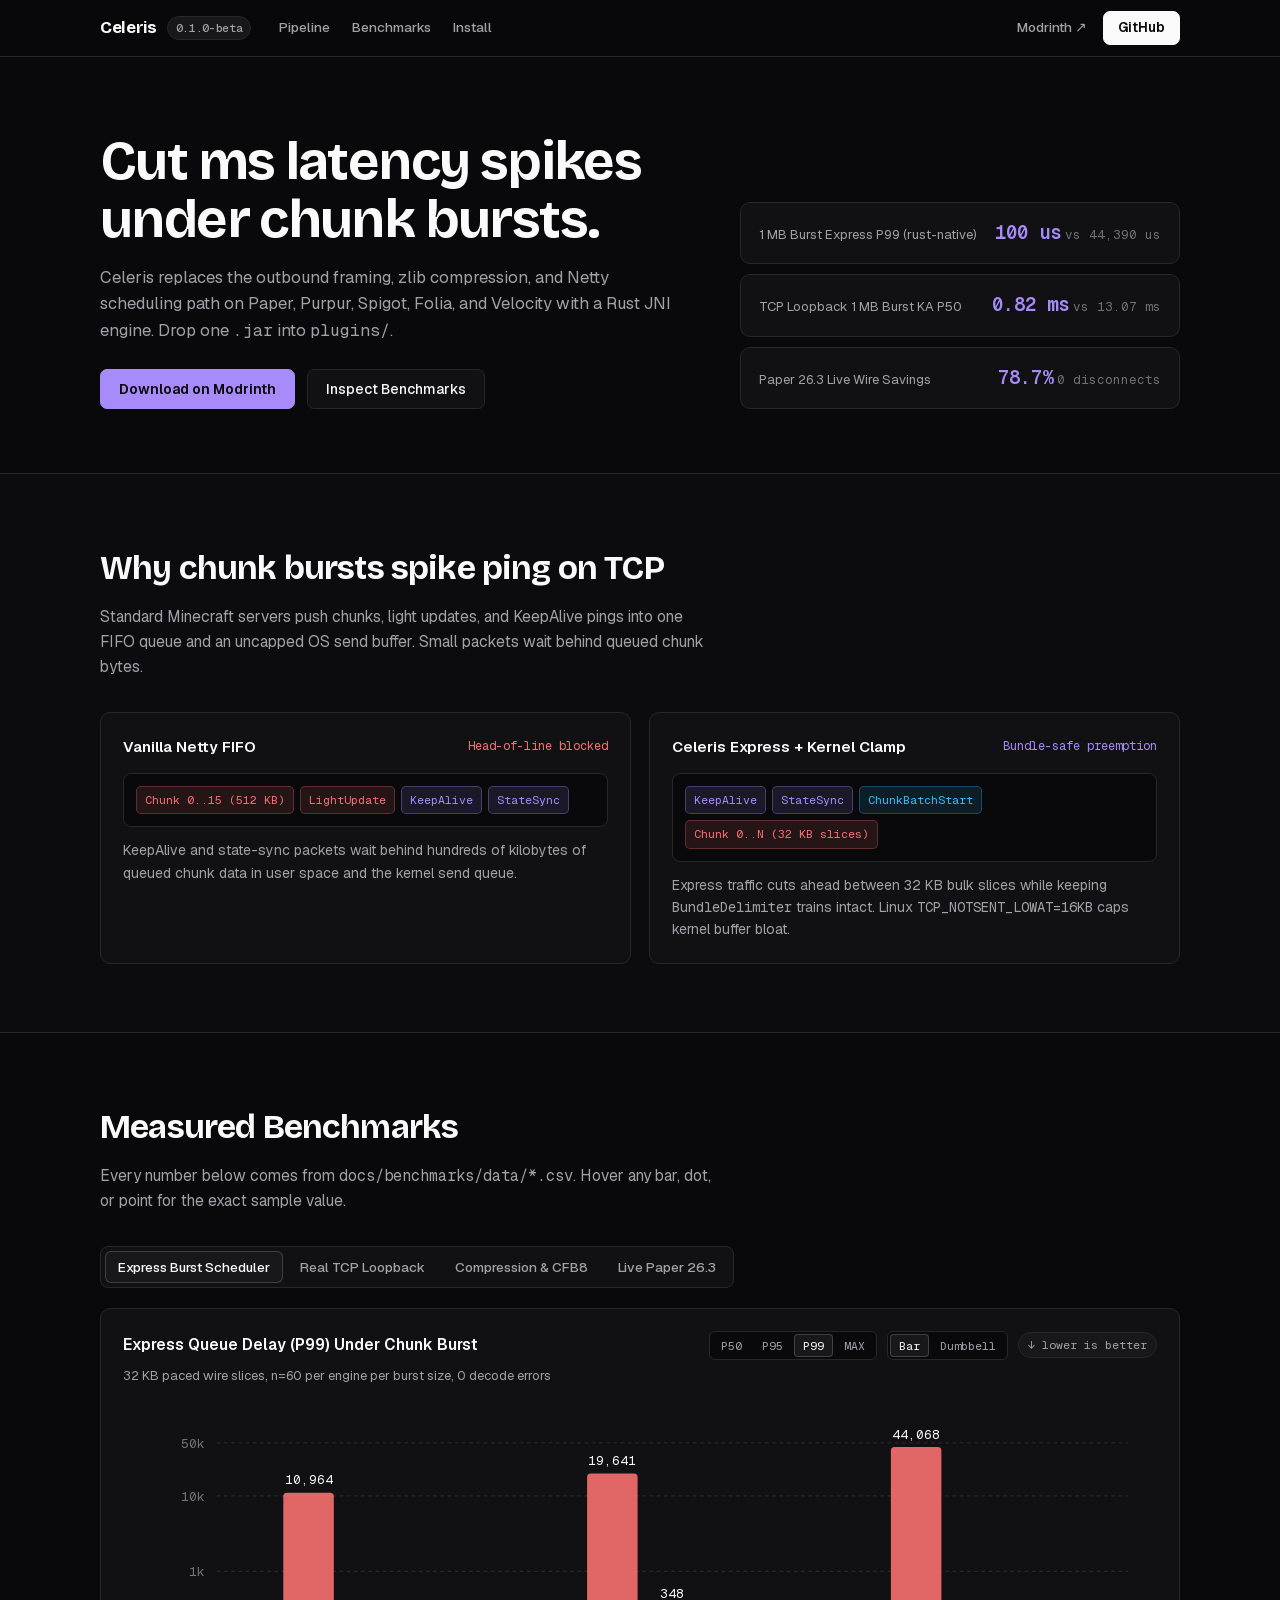
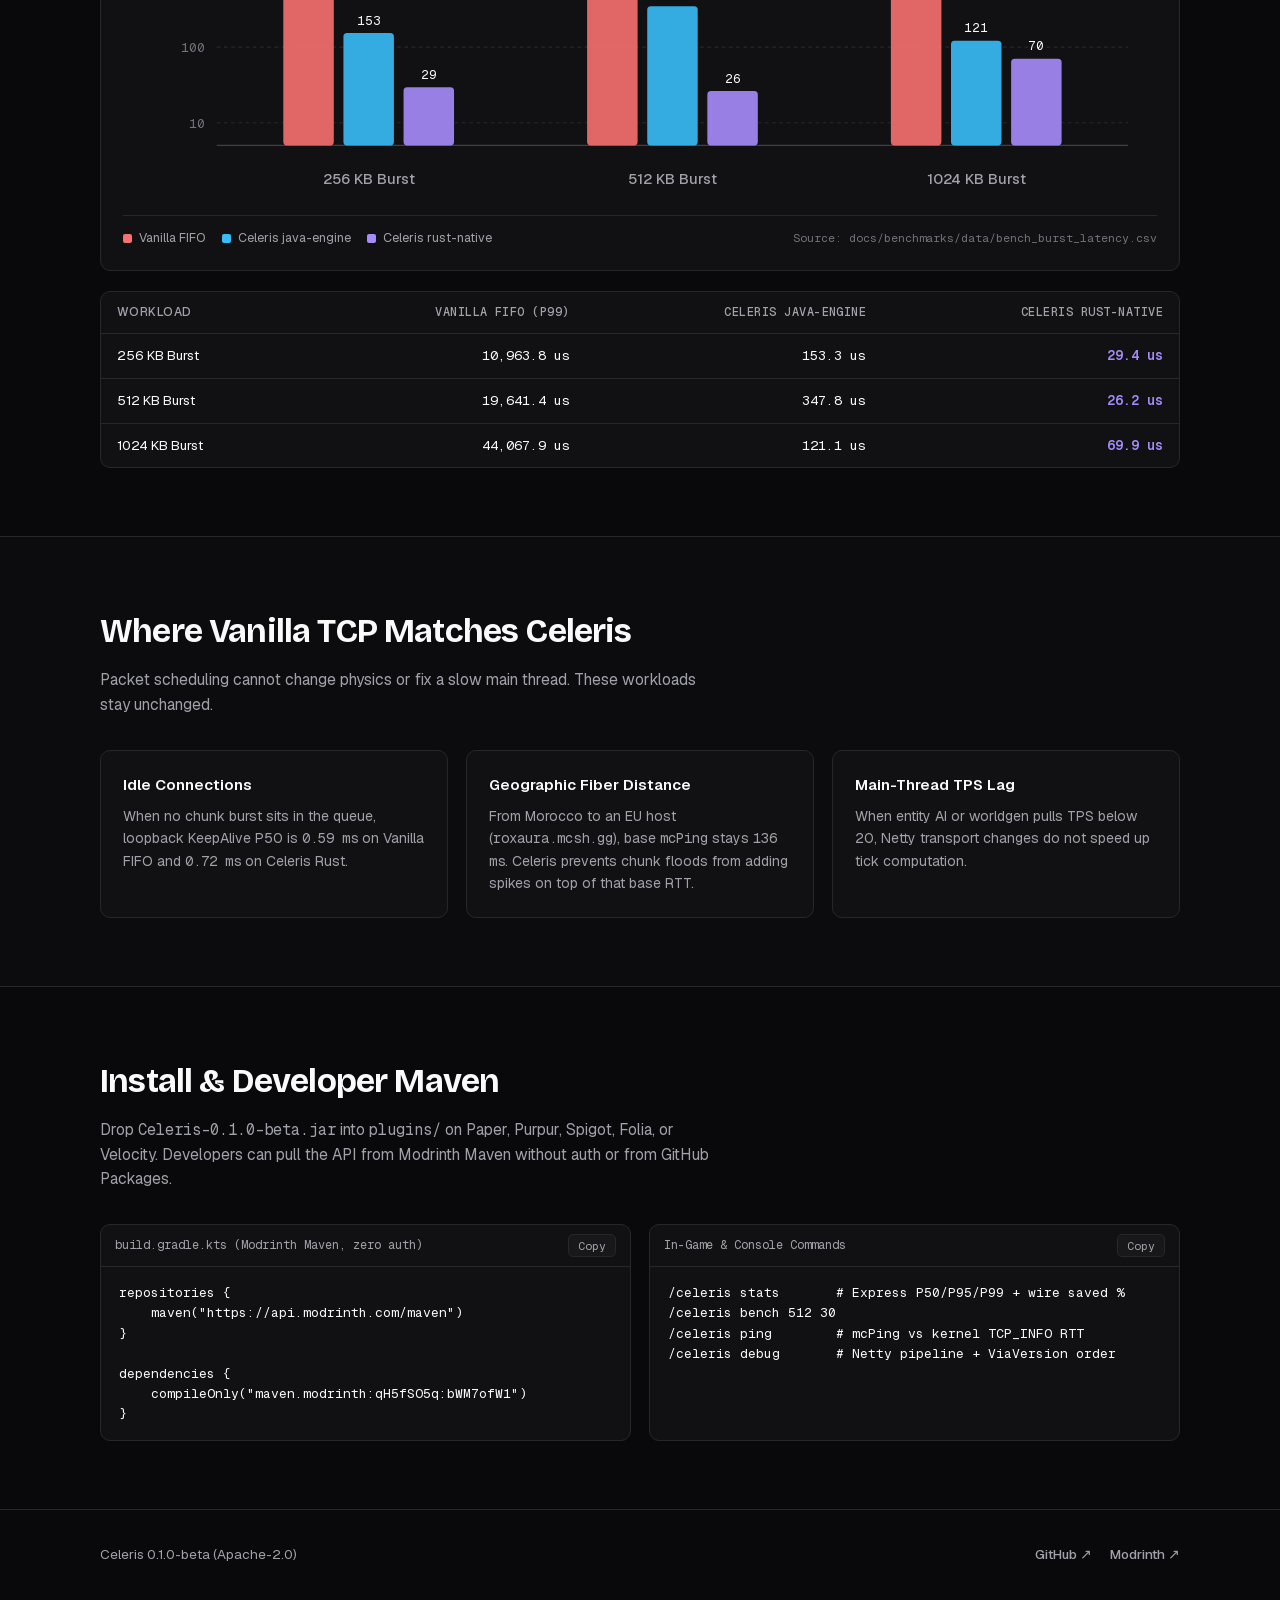
<file: website/index.html>
<!DOCTYPE html>
<html lang="en">
<head>
  <meta charset="utf-8">
  <meta name="viewport" content="width=device-width, initial-scale=1">
  <title>Celeris: Rust JNI &amp; Netty Transport Engine for Minecraft</title>
  <meta name="description" content="Rust JNI and Netty transport engine for Paper, Purpur, Spigot, Folia, and Velocity. Eliminates ms latency spikes under chunk bursts.">
  <link rel="stylesheet" href="./styles.css">
</head>
<body>
  <header class="sys-nav">
    <div class="wrap sys-nav-inner">
      <div class="sys-nav-left">
        <a class="brand" href="#top">
          <span>Celeris</span>
          <span class="ds-badge">0.1.0-beta</span>
        </a>
        <nav class="nav-links" aria-label="Primary">
          <a class="link-hover" href="#pipeline">Pipeline</a>
          <a class="link-hover" href="#benchmarks">Benchmarks</a>
          <a class="link-hover" href="#install">Install</a>
        </nav>
      </div>
      <div class="sys-nav-actions">
        <a class="ext-link" href="https://modrinth.com/project/celeris_mc" target="_blank" rel="noopener">Modrinth ↗</a>
        <a class="ds-btn ds-btn-primary" href="https://github.com/fy2ne/Celeris" target="_blank" rel="noopener">GitHub</a>
      </div>
    </div>
  </header>

  <main id="top">
    <section class="hero">
      <div class="wrap hero-grid">
        <div>
          <h1>Cut ms latency spikes under chunk bursts.</h1>
          <p class="hero-lead">
            Celeris replaces the outbound framing, zlib compression, and Netty scheduling path on Paper, Purpur, Spigot, Folia, and Velocity with a Rust JNI engine. Drop one <code class="mono">.jar</code> into <code class="mono">plugins/</code>.
          </p>
          <div class="hero-ctas">
            <a class="ds-btn ds-btn-accent ds-btn-lg" href="https://modrinth.com/project/celeris_mc" target="_blank" rel="noopener">Download on Modrinth</a>
            <a class="ds-btn ds-btn-lg" href="#benchmarks">Inspect Benchmarks</a>
          </div>
        </div>
        <div class="hero-metrics">
          <div class="metric-card">
            <span class="metric-label">1 MB Burst Express P99 (rust-native)</span>
            <span class="metric-val"><span class="accent">100 us</span><small>vs 44,390 us</small></span>
          </div>
          <div class="metric-card">
            <span class="metric-label">TCP Loopback 1 MB Burst KA P50</span>
            <span class="metric-val"><span class="accent">0.82 ms</span><small>vs 13.07 ms</small></span>
          </div>
          <div class="metric-card">
            <span class="metric-label">Paper 26.3 Live Wire Savings</span>
            <span class="metric-val"><span class="accent">78.7%</span><small>0 disconnects</small></span>
          </div>
        </div>
      </div>
    </section>

    <section id="pipeline" class="section section-alt">
      <div class="wrap">
        <h2>Why chunk bursts spike ping on TCP</h2>
        <p class="section-sub">
          Standard Minecraft servers push chunks, light updates, and KeepAlive pings into one FIFO queue and an uncapped OS send buffer. Small packets wait behind queued chunk bytes.
        </p>
        <div class="pipe-grid">
          <div class="ds-card">
            <div class="pipe-head">
              <span class="pipe-title">Vanilla Netty FIFO</span>
              <span class="tag-bad">Head-of-line blocked</span>
            </div>
            <div class="lane">
              <span class="pkt pkt-bulk">Chunk 0..15 (512 KB)</span>
              <span class="pkt pkt-bulk">LightUpdate</span>
              <span class="pkt pkt-exp">KeepAlive</span>
              <span class="pkt pkt-exp">StateSync</span>
            </div>
            <p style="margin:0;color:var(--color-fg-muted);font-size:14px;">
              KeepAlive and state-sync packets wait behind hundreds of kilobytes of queued chunk data in user space and the kernel send queue.
            </p>
          </div>
          <div class="ds-card">
            <div class="pipe-head">
              <span class="pipe-title">Celeris Express + Kernel Clamp</span>
              <span class="tag-good">Bundle-safe preemption</span>
            </div>
            <div class="lane">
              <span class="pkt pkt-exp">KeepAlive</span>
              <span class="pkt pkt-exp">StateSync</span>
              <span class="pkt pkt-bar">ChunkBatchStart</span>
              <span class="pkt pkt-bulk">Chunk 0..N (32 KB slices)</span>
            </div>
            <p style="margin:0;color:var(--color-fg-muted);font-size:14px;">
              Express traffic cuts ahead between 32 KB bulk slices while keeping <code class="mono">BundleDelimiter</code> trains intact. Linux <code class="mono">TCP_NOTSENT_LOWAT=16KB</code> caps kernel buffer bloat.
            </p>
          </div>
        </div>
      </div>
    </section>

    <section id="benchmarks" class="section">
      <div class="wrap">
        <h2>Measured Benchmarks</h2>
        <p class="section-sub">
          Every number below comes from <code class="mono">docs/benchmarks/data/*.csv</code>. Hover any bar, dot, or point for the exact sample value.
        </p>

        <div class="ds-tabs" role="tablist">
          <button class="ds-tab active" data-tab="burst" role="tab">Express Burst Scheduler</button>
          <button class="ds-tab" data-tab="tcp" role="tab">Real TCP Loopback</button>
          <button class="ds-tab" data-tab="compression" role="tab">Compression &amp; CFB8</button>
          <button class="ds-tab" data-tab="live" role="tab">Live Paper 26.3</button>
        </div>

        <div id="bench-stage"></div>
        <div id="bench-table" class="table-wrap"></div>
      </div>
    </section>

    <section id="limits" class="section section-alt">
      <div class="wrap">
        <h2>Where Vanilla TCP Matches Celeris</h2>
        <p class="section-sub">
          Packet scheduling cannot change physics or fix a slow main thread. These workloads stay unchanged.
        </p>
        <div class="limits-grid">
          <div class="ds-card">
            <h3>Idle Connections</h3>
            <p>When no chunk burst sits in the queue, loopback KeepAlive P50 is <code class="mono">0.59 ms</code> on Vanilla FIFO and <code class="mono">0.72 ms</code> on Celeris Rust.</p>
          </div>
          <div class="ds-card">
            <h3>Geographic Fiber Distance</h3>
            <p>From Morocco to an EU host (<code class="mono">roxaura.mcsh.gg</code>), base <code class="mono">mcPing</code> stays <code class="mono">136 ms</code>. Celeris prevents chunk floods from adding spikes on top of that base RTT.</p>
          </div>
          <div class="ds-card">
            <h3>Main-Thread TPS Lag</h3>
            <p>When entity AI or worldgen pulls TPS below 20, Netty transport changes do not speed up tick computation.</p>
          </div>
        </div>
      </div>
    </section>

    <section id="install" class="section">
      <div class="wrap">
        <h2>Install &amp; Developer Maven</h2>
        <p class="section-sub">
          Drop <code class="mono">Celeris-0.1.0-beta.jar</code> into <code class="mono">plugins/</code> on Paper, Purpur, Spigot, Folia, or Velocity. Developers can pull the API from Modrinth Maven without auth or from GitHub Packages.
        </p>
        <div class="install-grid">
          <div class="code-card">
            <div class="code-card-head">
              <span>build.gradle.kts (Modrinth Maven, zero auth)</span>
              <button class="copy-btn" data-copy="code-modrinth">Copy</button>
            </div>
            <pre id="code-modrinth" class="code-block">repositories {
    maven("https://api.modrinth.com/maven")
}

dependencies {
    compileOnly("maven.modrinth:qH5fSO5q:bWM7ofW1")
}</pre>
          </div>
          <div class="code-card">
            <div class="code-card-head">
              <span>In-Game &amp; Console Commands</span>
              <button class="copy-btn" data-copy="code-cmds">Copy</button>
            </div>
            <pre id="code-cmds" class="code-block">/celeris stats       # Express P50/P95/P99 + wire saved %
/celeris bench 512 30
/celeris ping        # mcPing vs kernel TCP_INFO RTT
/celeris debug       # Netty pipeline + ViaVersion order</pre>
          </div>
        </div>
      </div>
    </section>
  </main>

  <footer class="footer">
    <div class="wrap footer-inner">
      <span>Celeris 0.1.0-beta (Apache-2.0)</span>
      <div class="footer-links">
        <a class="ext-link" href="https://github.com/fy2ne/Celeris" target="_blank" rel="noopener">GitHub ↗</a>
        <a class="ext-link" href="https://modrinth.com/project/celeris_mc" target="_blank" rel="noopener">Modrinth ↗</a>
      </div>
    </div>
  </footer>

  <script src="./charts-engine.js" defer></script>
  <script src="./app.js" defer></script>
</body>
</html>
</file>
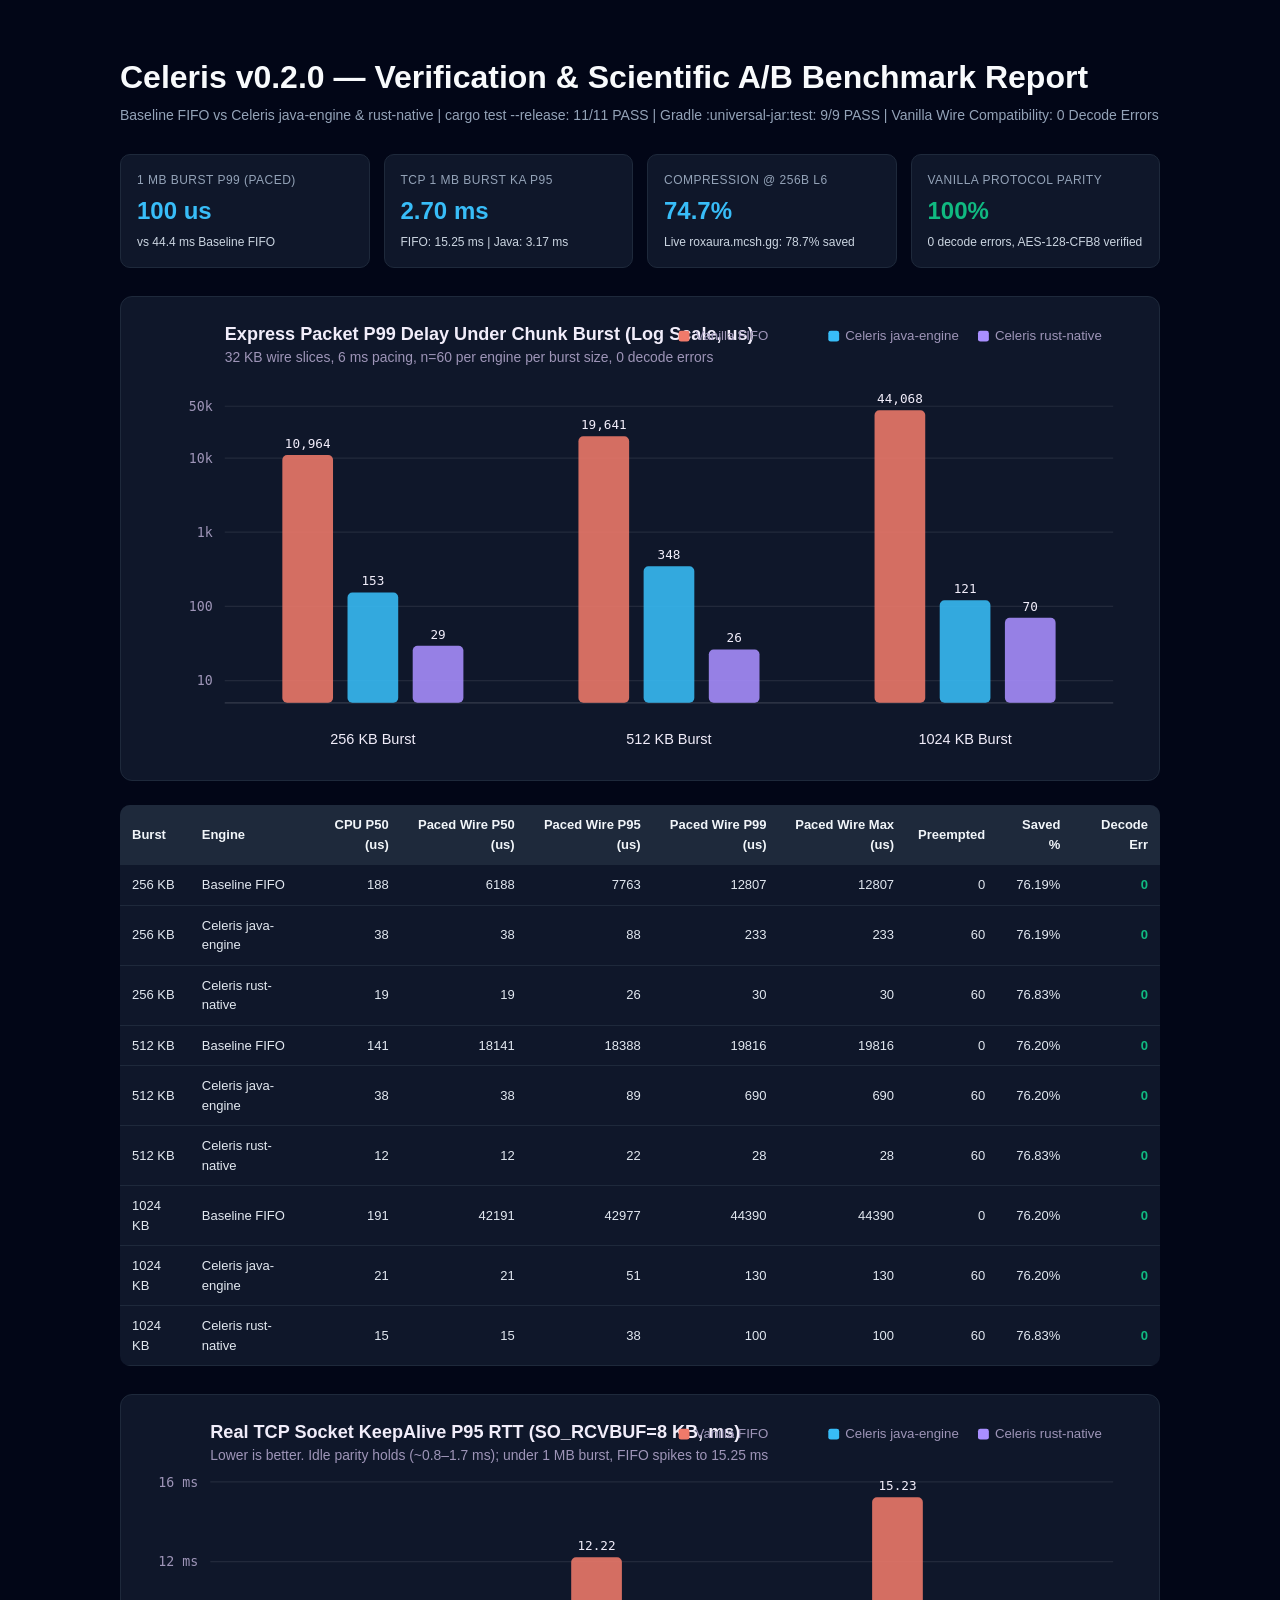
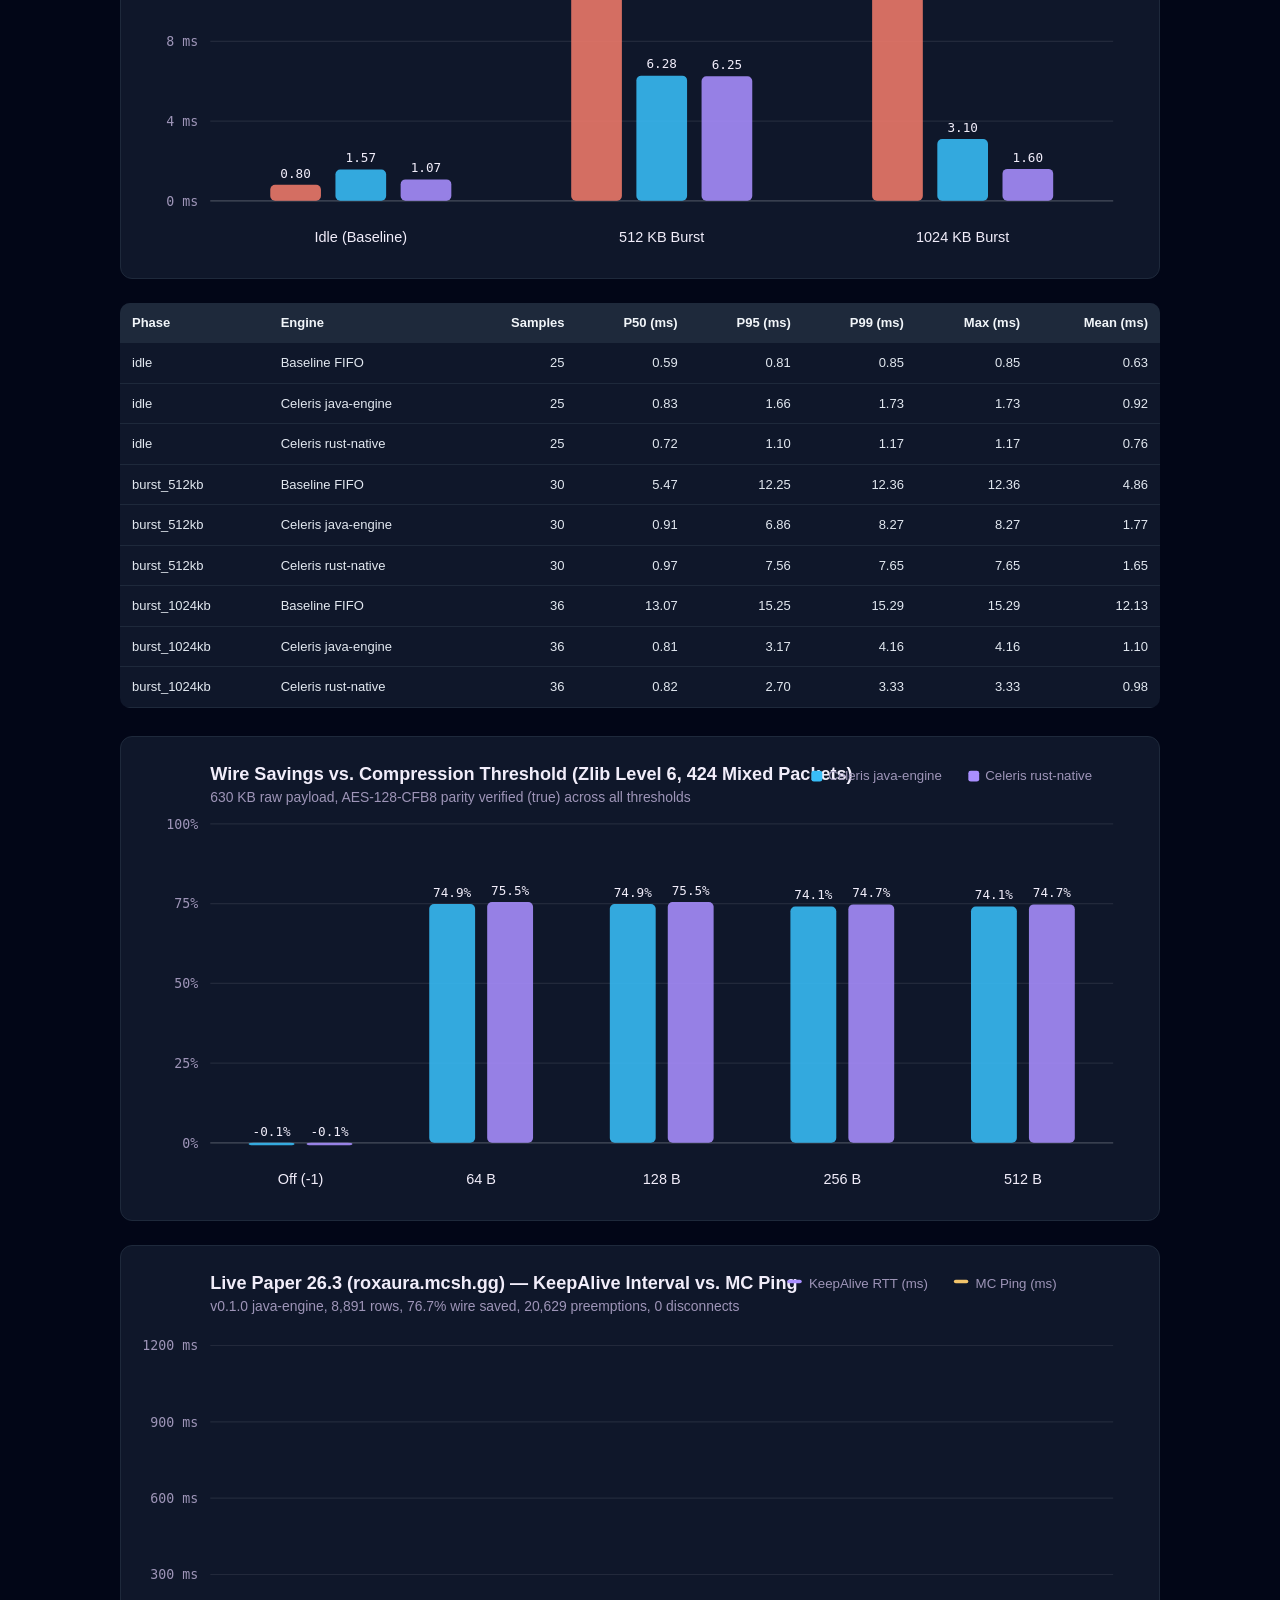
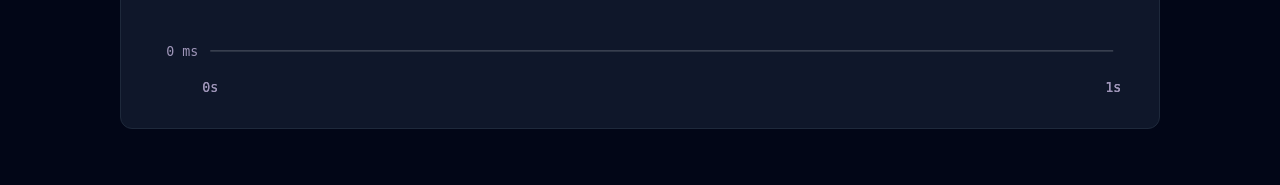
<file: docs/benchmarks/benchmark_report.html>
<!DOCTYPE html>
<html lang="en">
<head>
<meta charset="utf-8"/>
<title>Celeris v0.2.0 Verification &amp; A/B Benchmark Report</title>
<style>
  body { background:#020617; color:#e2e8f0; font-family:-apple-system,BlinkMacSystemFont,'Segoe UI',Roboto,sans-serif; margin:0; padding:32px; line-height:1.5; }
  .wrap { max-width:1040px; margin:0 auto; }
  h1 { color:#f8fafc; margin-bottom:4px; }
  .sub { color:#94a3b8; margin-bottom:28px; font-size:14px; }
  .cards { display:grid; grid-template-columns:repeat(4,1fr); gap:14px; margin-bottom:28px; }
  .card { background:#0f172a; border:1px solid #1e293b; border-radius:10px; padding:16px; }
  .card .k { color:#94a3b8; font-size:12px; text-transform:uppercase; letter-spacing:.04em; }
  .card .v { color:#38bdf8; font-size:24px; font-weight:700; margin-top:4px; }
  .card .d { color:#cbd5e1; font-size:12px; margin-top:4px; }
  .chart { margin:24px 0; background:#0f172a; border:1px solid #1e293b; border-radius:12px; padding:12px; }
  .chart img { width:100%; height:auto; display:block; }
  table { width:100%; border-collapse:collapse; margin:16px 0 28px; background:#0f172a; border-radius:10px; overflow:hidden; font-size:13px; }
  th, td { padding:10px 12px; text-align:right; border-bottom:1px solid #1e293b; }
  th:first-child, td:first-child, th:nth-child(2), td:nth-child(2) { text-align:left; }
  th { background:#1e293b; color:#f1f5f9; font-weight:600; }
  .pass { color:#10b981; font-weight:700; }
</style>
</head>
<body>
<div class="wrap">
  <h1>Celeris v0.2.0 — Verification &amp; Scientific A/B Benchmark Report</h1>
  <div class="sub">Baseline FIFO vs Celeris java-engine &amp; rust-native | cargo test --release: 11/11 PASS | Gradle :universal-jar:test: 9/9 PASS | Vanilla Wire Compatibility: 0 Decode Errors</div>

  <div class="cards">
    <div class="card">
      <div class="k">1 MB Burst P99 (Paced)</div>
      <div class="v">100 us</div>
      <div class="d">vs 44.4 ms Baseline FIFO</div>
    </div>
    <div class="card">
      <div class="k">TCP 1 MB Burst KA P95</div>
      <div class="v">2.70 ms</div>
      <div class="d">FIFO: 15.25 ms | Java: 3.17 ms</div>
    </div>
    <div class="card">
      <div class="k">Compression @ 256B L6</div>
      <div class="v">74.7%</div>
      <div class="d">Live roxaura.mcsh.gg: 78.7% saved</div>
    </div>
    <div class="card">
      <div class="k">Vanilla Protocol Parity</div>
      <div class="v" style="color:#10b981">100%</div>
      <div class="d">0 decode errors, AES-128-CFB8 verified</div>
    </div>
  </div>

  <div class="chart"><img src="charts/chart_1_express_burst_latency.svg" alt="Express Burst Latency"/></div>
  <table>
    <thead><tr><th>Burst</th><th>Engine</th><th>CPU P50 (us)</th><th>Paced Wire P50 (us)</th><th>Paced Wire P95 (us)</th><th>Paced Wire P99 (us)</th><th>Paced Wire Max (us)</th><th>Preempted</th><th>Saved %</th><th>Decode Err</th></tr></thead>
    <tbody>
      <tr><td>256 KB</td><td>Baseline FIFO</td><td>188</td><td>6188</td><td>7763</td><td>12807</td><td>12807</td><td>0</td><td>76.19%</td><td class="pass">0</td></tr>
<tr><td>256 KB</td><td>Celeris java-engine</td><td>38</td><td>38</td><td>88</td><td>233</td><td>233</td><td>60</td><td>76.19%</td><td class="pass">0</td></tr>
<tr><td>256 KB</td><td>Celeris rust-native</td><td>19</td><td>19</td><td>26</td><td>30</td><td>30</td><td>60</td><td>76.83%</td><td class="pass">0</td></tr>
<tr><td>512 KB</td><td>Baseline FIFO</td><td>141</td><td>18141</td><td>18388</td><td>19816</td><td>19816</td><td>0</td><td>76.20%</td><td class="pass">0</td></tr>
<tr><td>512 KB</td><td>Celeris java-engine</td><td>38</td><td>38</td><td>89</td><td>690</td><td>690</td><td>60</td><td>76.20%</td><td class="pass">0</td></tr>
<tr><td>512 KB</td><td>Celeris rust-native</td><td>12</td><td>12</td><td>22</td><td>28</td><td>28</td><td>60</td><td>76.83%</td><td class="pass">0</td></tr>
<tr><td>1024 KB</td><td>Baseline FIFO</td><td>191</td><td>42191</td><td>42977</td><td>44390</td><td>44390</td><td>0</td><td>76.20%</td><td class="pass">0</td></tr>
<tr><td>1024 KB</td><td>Celeris java-engine</td><td>21</td><td>21</td><td>51</td><td>130</td><td>130</td><td>60</td><td>76.20%</td><td class="pass">0</td></tr>
<tr><td>1024 KB</td><td>Celeris rust-native</td><td>15</td><td>15</td><td>38</td><td>100</td><td>100</td><td>60</td><td>76.83%</td><td class="pass">0</td></tr>
    </tbody>
  </table>

  <div class="chart"><img src="charts/chart_2_tcp_keepalive_rtt.svg" alt="TCP KeepAlive RTT"/></div>
  <table>
    <thead><tr><th>Phase</th><th>Engine</th><th>Samples</th><th>P50 (ms)</th><th>P95 (ms)</th><th>P99 (ms)</th><th>Max (ms)</th><th>Mean (ms)</th></tr></thead>
    <tbody>
      <tr><td>idle</td><td>Baseline FIFO</td><td>25</td><td>0.59</td><td>0.81</td><td>0.85</td><td>0.85</td><td>0.63</td></tr>
<tr><td>idle</td><td>Celeris java-engine</td><td>25</td><td>0.83</td><td>1.66</td><td>1.73</td><td>1.73</td><td>0.92</td></tr>
<tr><td>idle</td><td>Celeris rust-native</td><td>25</td><td>0.72</td><td>1.10</td><td>1.17</td><td>1.17</td><td>0.76</td></tr>
<tr><td>burst_512kb</td><td>Baseline FIFO</td><td>30</td><td>5.47</td><td>12.25</td><td>12.36</td><td>12.36</td><td>4.86</td></tr>
<tr><td>burst_512kb</td><td>Celeris java-engine</td><td>30</td><td>0.91</td><td>6.86</td><td>8.27</td><td>8.27</td><td>1.77</td></tr>
<tr><td>burst_512kb</td><td>Celeris rust-native</td><td>30</td><td>0.97</td><td>7.56</td><td>7.65</td><td>7.65</td><td>1.65</td></tr>
<tr><td>burst_1024kb</td><td>Baseline FIFO</td><td>36</td><td>13.07</td><td>15.25</td><td>15.29</td><td>15.29</td><td>12.13</td></tr>
<tr><td>burst_1024kb</td><td>Celeris java-engine</td><td>36</td><td>0.81</td><td>3.17</td><td>4.16</td><td>4.16</td><td>1.10</td></tr>
<tr><td>burst_1024kb</td><td>Celeris rust-native</td><td>36</td><td>0.82</td><td>2.70</td><td>3.33</td><td>3.33</td><td>0.98</td></tr>
    </tbody>
  </table>

  <div class="chart"><img src="charts/chart_3_compression_thresholds.svg" alt="Compression Threshold Sweep"/></div>
  <div class="chart"><img src="charts/chart_4_live_roxaura_telemetry.svg" alt="Live Roxaura Telemetry"/></div>
</div>
</body>
</html>
</file>
<file: website/styles.css>
@font-face{font-family:Geist;font-style:normal;font-weight:100 900;font-display:swap;src:url(./fonts/605ce01b664af129-s.p.0wgildi0cnwt9.woff2) format("woff2");unicode-range:U+0000-00FF,U+0131,U+0152-0153,U+02BB-02BC,U+02C6,U+02DA,U+02DC,U+2000-206F,U+20AC,U+2122,U+2191,U+2193,U+2212,U+2215,U+FEFF,U+FFFD}
@font-face{font-family:Geist Mono;font-style:normal;font-weight:100 900;font-display:swap;src:url(./fonts/07a39a8a4660cc7c-s.p.0r6juujl39pe6.woff2) format("woff2");unicode-range:U+0000-00FF,U+0131,U+0152-0153,U+02BB-02BC,U+02C6,U+02DA,U+02DC,U+2000-206F,U+20AC,U+2122,U+2191,U+2193,U+2212,U+2215,U+FEFF,U+FFFD}
@font-face{font-family:Bricolage Grotesque;font-style:normal;font-weight:200 800;font-stretch:100%;font-display:swap;src:url(./fonts/8056169c9d560660-s.p.41rroleoq1br7.woff2) format("woff2");unicode-range:U+0000-00FF,U+0131,U+0152-0153,U+02BB-02BC,U+02C6,U+02DA,U+02DC,U+2000-206F,U+20AC,U+2122,U+2191,U+2193,U+2212,U+2215,U+FEFF,U+FFFD}

:root {
  color-scheme: dark;
  --color-canvas-default: #09090b;
  --color-canvas-subtle: #0c0c0f;
  --color-surface-default: #111114;
  --color-surface-elevated: #18181b;
  --color-surface-hover: #1f1f24;
  --color-border-default: #27272a;
  --color-border-strong: #3f3f46;

  --color-fg-default: #fafafa;
  --color-fg-muted: #a1a1aa;
  --color-fg-subtle: #71717a;

  --color-brand-default: #a78bfa;
  --color-brand-hover: #c4b5fd;
  --color-brand-subtle: rgba(167, 139, 250, 0.12);

  --color-cyan: #38bdf8;
  --color-coral: #f87171;
  --color-amber: #fbbf24;

  --font-display: "Bricolage Grotesque", "Geist", -apple-system, sans-serif;
  --font-sans: "Geist", -apple-system, BlinkMacSystemFont, "Segoe UI", sans-serif;
  --font-mono: "Geist Mono", ui-monospace, SFMono-Regular, Menlo, monospace;
}

*, *::before, *::after { box-sizing: border-box; }
html { scroll-behavior: smooth; }
body {
  margin: 0;
  background: var(--color-canvas-default);
  color: var(--color-fg-default);
  font-family: var(--font-sans);
  font-size: 16px;
  line-height: 1.6;
  -webkit-font-smoothing: antialiased;
  overflow-x: hidden;
}

::selection { background: var(--color-brand-subtle); color: var(--color-fg-default); }
a { color: inherit; text-decoration: none; }
code, pre, .mono {
  font-family: var(--font-mono);
  font-variant-numeric: tabular-nums;
}

.wrap {
  width: min(1080px, 100% - 48px);
  margin: 0 auto;
}

/* Navbar */
.sys-nav {
  position: sticky;
  top: 0;
  z-index: 40;
  width: 100%;
  border-bottom: 1px solid var(--color-border-default);
  background: rgba(9, 9, 11, 0.88);
  backdrop-filter: blur(12px);
}

.sys-nav-inner {
  display: flex;
  height: 56px;
  align-items: center;
  justify-content: space-between;
  gap: 20px;
}

.sys-nav-left {
  display: flex;
  align-items: center;
  gap: 28px;
}

.brand {
  display: inline-flex;
  align-items: center;
  gap: 10px;
  font-family: var(--font-display);
  font-weight: 700;
  font-size: 17px;
  letter-spacing: -0.02em;
}

.ds-badge {
  font-family: var(--font-mono);
  font-size: 11.5px;
  font-weight: 500;
  padding: 2px 8px;
  border-radius: 999px;
  background: var(--color-surface-elevated);
  color: var(--color-fg-muted);
  border: 1px solid var(--color-border-default);
}

.nav-links {
  display: flex;
  align-items: center;
  gap: 22px;
}

.link-hover {
  font-size: 13.5px;
  font-weight: 500;
  color: var(--color-fg-muted);
  transition: color 140ms ease;
}

.link-hover:hover { color: var(--color-fg-default); }

.ext-link {
  display: inline-flex;
  align-items: center;
  gap: 4px;
  font-size: 13.5px;
  font-weight: 500;
  color: var(--color-fg-muted);
  transition: color 140ms ease;
}

.ext-link:hover { color: var(--color-brand-default); }

.sys-nav-actions {
  display: flex;
  align-items: center;
  gap: 16px;
}

.ds-btn {
  display: inline-flex;
  align-items: center;
  justify-content: center;
  gap: 7px;
  height: 34px;
  padding: 0 14px;
  border-radius: 7px;
  font-size: 13.5px;
  font-weight: 500;
  border: 1px solid var(--color-border-default);
  background: var(--color-surface-default);
  color: var(--color-fg-default);
  cursor: pointer;
  transition: border-color 140ms ease, background 140ms ease;
}

.ds-btn:hover {
  border-color: var(--color-border-strong);
  background: var(--color-surface-hover);
}

.ds-btn-primary {
  background: var(--color-fg-default);
  border-color: var(--color-fg-default);
  color: var(--color-canvas-default);
  font-weight: 600;
}

.ds-btn-primary:hover {
  background: #e4e4e7;
  border-color: #e4e4e7;
}

.ds-btn-accent {
  background: var(--color-brand-default);
  border-color: var(--color-brand-default);
  color: #09090b;
  font-weight: 600;
}

.ds-btn-accent:hover {
  background: var(--color-brand-hover);
  border-color: var(--color-brand-hover);
}

.ds-btn-lg { height: 40px; padding: 0 18px; font-size: 14px; }

/* Hero */
.hero {
  padding: 76px 0 64px;
  border-bottom: 1px solid var(--color-border-default);
}

.hero-grid {
  display: grid;
  grid-template-columns: 1.15fr 0.85fr;
  gap: 44px;
  align-items: end;
}

h1 {
  margin: 0 0 16px;
  font-family: var(--font-display);
  font-size: clamp(2.3rem, 4.2vw, 3.4rem);
  font-weight: 700;
  line-height: 1.07;
  letter-spacing: -0.03em;
}

.hero-lead {
  margin: 0 0 26px;
  font-size: 16.5px;
  color: var(--color-fg-muted);
  max-width: 54ch;
}

.hero-ctas {
  display: flex;
  flex-wrap: wrap;
  align-items: center;
  gap: 12px;
}

.hero-metrics {
  display: grid;
  gap: 10px;
}

.metric-card {
  padding: 15px 18px;
  background: var(--color-surface-default);
  border: 1px solid var(--color-border-default);
  border-radius: 10px;
  display: flex;
  justify-content: space-between;
  align-items: baseline;
  gap: 14px;
}

.metric-label { font-size: 13px; color: var(--color-fg-muted); }
.metric-val {
  font-family: var(--font-mono);
  font-size: 19px;
  font-weight: 600;
  color: var(--color-fg-default);
  white-space: nowrap;
}
.metric-val .accent { color: var(--color-brand-default); }
.metric-val small { font-size: 12.5px; font-weight: 400; color: var(--color-fg-subtle); margin-left: 4px; }

/* Sections */
.section {
  padding: 68px 0;
  border-bottom: 1px solid var(--color-border-default);
}
.section-alt { background: var(--color-canvas-subtle); }

h2 {
  margin: 0 0 10px;
  font-family: var(--font-display);
  font-size: clamp(1.6rem, 2.6vw, 2.1rem);
  font-weight: 700;
  letter-spacing: -0.025em;
}

.section-sub {
  margin: 0 0 32px;
  color: var(--color-fg-muted);
  max-width: 62ch;
  font-size: 15.5px;
}

/* Pipeline */
.pipe-grid {
  display: grid;
  grid-template-columns: 1fr 1fr;
  gap: 18px;
}

.ds-card {
  background: var(--color-surface-default);
  border: 1px solid var(--color-border-default);
  border-radius: 10px;
  padding: 22px;
}

.pipe-head {
  display: flex;
  justify-content: space-between;
  align-items: center;
  margin-bottom: 14px;
}

.pipe-title { font-weight: 600; font-size: 15px; }
.tag-bad { font-family: var(--font-mono); font-size: 12px; color: var(--color-coral); }
.tag-good { font-family: var(--font-mono); font-size: 12px; color: var(--color-brand-default); }

.lane {
  display: flex;
  flex-wrap: wrap;
  gap: 6px;
  padding: 12px;
  border-radius: 8px;
  background: var(--color-canvas-default);
  border: 1px solid var(--color-border-default);
  margin-bottom: 12px;
}

.pkt {
  font-family: var(--font-mono);
  font-size: 11.5px;
  padding: 4px 8px;
  border-radius: 5px;
}
.pkt-bulk { background: rgba(248, 113, 113, 0.12); color: var(--color-coral); border: 1px solid rgba(248, 113, 113, 0.28); }
.pkt-exp { background: var(--color-brand-subtle); color: var(--color-brand-default); border: 1px solid rgba(167, 139, 250, 0.32); }
.pkt-bar { background: rgba(56, 189, 248, 0.12); color: var(--color-cyan); border: 1px solid rgba(56, 189, 248, 0.28); }

/* Tabs */
.ds-tabs {
  display: inline-flex;
  flex-wrap: wrap;
  gap: 4px;
  padding: 4px;
  background: var(--color-surface-default);
  border: 1px solid var(--color-border-default);
  border-radius: 8px;
  margin-bottom: 20px;
}

.ds-tab {
  border: none;
  background: transparent;
  color: var(--color-fg-muted);
  font-family: var(--font-sans);
  font-size: 13.5px;
  font-weight: 500;
  padding: 7px 13px;
  border-radius: 6px;
  cursor: pointer;
  transition: background 140ms ease, color 140ms ease;
}

.ds-tab:hover { color: var(--color-fg-default); }
.ds-tab.active {
  background: var(--color-surface-elevated);
  color: var(--color-fg-default);
  box-shadow: inset 0 0 0 1px var(--color-border-strong);
}

/* Benchmark Card */
.benchmark-minimal-card {
  margin: 0 0 20px;
  padding: 22px;
  background: var(--color-surface-default);
  border: 1px solid var(--color-border-default);
  border-radius: 10px;
}

.benchmark-minimal-head {
  display: flex;
  flex-direction: column;
  gap: 6px;
  margin-bottom: 18px;
}

.benchmark-minimal-title-row {
  display: flex;
  flex-wrap: wrap;
  align-items: center;
  justify-content: space-between;
  gap: 12px;
}

.benchmark-minimal-title {
  font-size: 15.5px;
  font-weight: 600;
  color: var(--color-fg-default);
}

.benchmark-minimal-controls {
  display: flex;
  flex-wrap: wrap;
  align-items: center;
  gap: 10px;
}

.benchmark-minimal-dir {
  font-family: var(--font-mono);
  font-size: 11.5px;
  color: var(--color-fg-muted);
  background: var(--color-surface-elevated);
  border: 1px solid var(--color-border-default);
  padding: 3px 9px;
  border-radius: 999px;
}

.benchmark-minimal-sub {
  margin: 0;
  font-size: 13px;
  color: var(--color-fg-muted);
}

.pill-group {
  display: inline-flex;
  background: var(--color-canvas-default);
  border: 1px solid var(--color-border-default);
  border-radius: 6px;
  padding: 2px;
  gap: 2px;
}

.pill-btn {
  border: none;
  background: transparent;
  color: var(--color-fg-muted);
  font-family: var(--font-mono);
  font-size: 11.5px;
  padding: 4px 9px;
  border-radius: 4px;
  cursor: pointer;
}

.pill-btn:hover { color: var(--color-fg-default); }
.pill-btn.active {
  background: var(--color-surface-elevated);
  color: var(--color-fg-default);
  box-shadow: inset 0 0 0 1px var(--color-border-strong);
}

.benchmark-svg-wrap { width: 100%; overflow-x: auto; }
.benchmark-svg { display: block; width: 100%; height: auto; background: transparent; }
.chart-bar, .chart-dot { cursor: pointer; transition: opacity 120ms ease; }

.benchmark-minimal-foot {
  display: flex;
  flex-wrap: wrap;
  align-items: center;
  justify-content: space-between;
  gap: 12px;
  margin-top: 14px;
  padding-top: 12px;
  border-top: 1px solid var(--color-border-default);
}

.benchmark-minimal-legend { display: flex; flex-wrap: wrap; gap: 16px; }
.benchmark-legend-pill {
  display: inline-flex;
  align-items: center;
  gap: 7px;
  font-size: 12.5px;
  color: var(--color-fg-muted);
}
.benchmark-legend-swatch { width: 9px; height: 9px; border-radius: 2px; }
.benchmark-minimal-source {
  font-family: var(--font-mono);
  font-size: 11.5px;
  color: var(--color-fg-subtle);
}

/* Tables */
.table-wrap {
  overflow-x: auto;
  border: 1px solid var(--color-border-default);
  border-radius: 10px;
  background: var(--color-surface-default);
}

table { width: 100%; border-collapse: collapse; font-size: 13.5px; }
th, td {
  padding: 11px 16px;
  text-align: left;
  border-bottom: 1px solid var(--color-border-default);
}
th {
  color: var(--color-fg-muted);
  font-weight: 500;
  font-size: 12px;
  text-transform: uppercase;
  letter-spacing: 0.04em;
}
tbody tr:hover { background: var(--color-surface-hover); }
tbody tr:last-child td { border-bottom: none; }
td.num, th.num {
  text-align: right;
  font-family: var(--font-mono);
  font-variant-numeric: tabular-nums;
}

/* Limits */
.limits-grid {
  display: grid;
  grid-template-columns: repeat(3, 1fr);
  gap: 18px;
}

.limits-grid h3 { margin: 0 0 8px; font-size: 15px; font-weight: 600; }
.limits-grid p { margin: 0; font-size: 14px; color: var(--color-fg-muted); }

/* Code blocks */
.install-grid {
  display: grid;
  grid-template-columns: 1fr 1fr;
  gap: 18px;
}

.code-card {
  border: 1px solid var(--color-border-default);
  border-radius: 10px;
  background: var(--color-surface-default);
  overflow: hidden;
}

.code-card-head {
  display: flex;
  align-items: center;
  justify-content: space-between;
  padding: 9px 14px;
  border-bottom: 1px solid var(--color-border-default);
  font-family: var(--font-mono);
  font-size: 12px;
  color: var(--color-fg-muted);
}

.copy-btn {
  border: 1px solid var(--color-border-default);
  background: var(--color-surface-elevated);
  color: var(--color-fg-muted);
  font-family: var(--font-mono);
  font-size: 11.5px;
  padding: 3px 9px;
  border-radius: 5px;
  cursor: pointer;
}

.copy-btn:hover { color: var(--color-fg-default); border-color: var(--color-border-strong); }

pre.code-block {
  margin: 0;
  padding: 16px 18px;
  overflow-x: auto;
  font-size: 13px;
  line-height: 1.55;
  color: var(--color-fg-default);
}

.footer {
  padding: 34px 0;
  color: var(--color-fg-muted);
  font-size: 13.5px;
}

.footer-inner {
  display: flex;
  flex-wrap: wrap;
  justify-content: space-between;
  align-items: center;
  gap: 16px;
}

.footer-links { display: flex; gap: 18px; align-items: center; }

@media (max-width: 860px) {
  .hero-grid, .pipe-grid, .limits-grid, .install-grid { grid-template-columns: 1fr; }
  .nav-links { display: none; }
}
</file>
